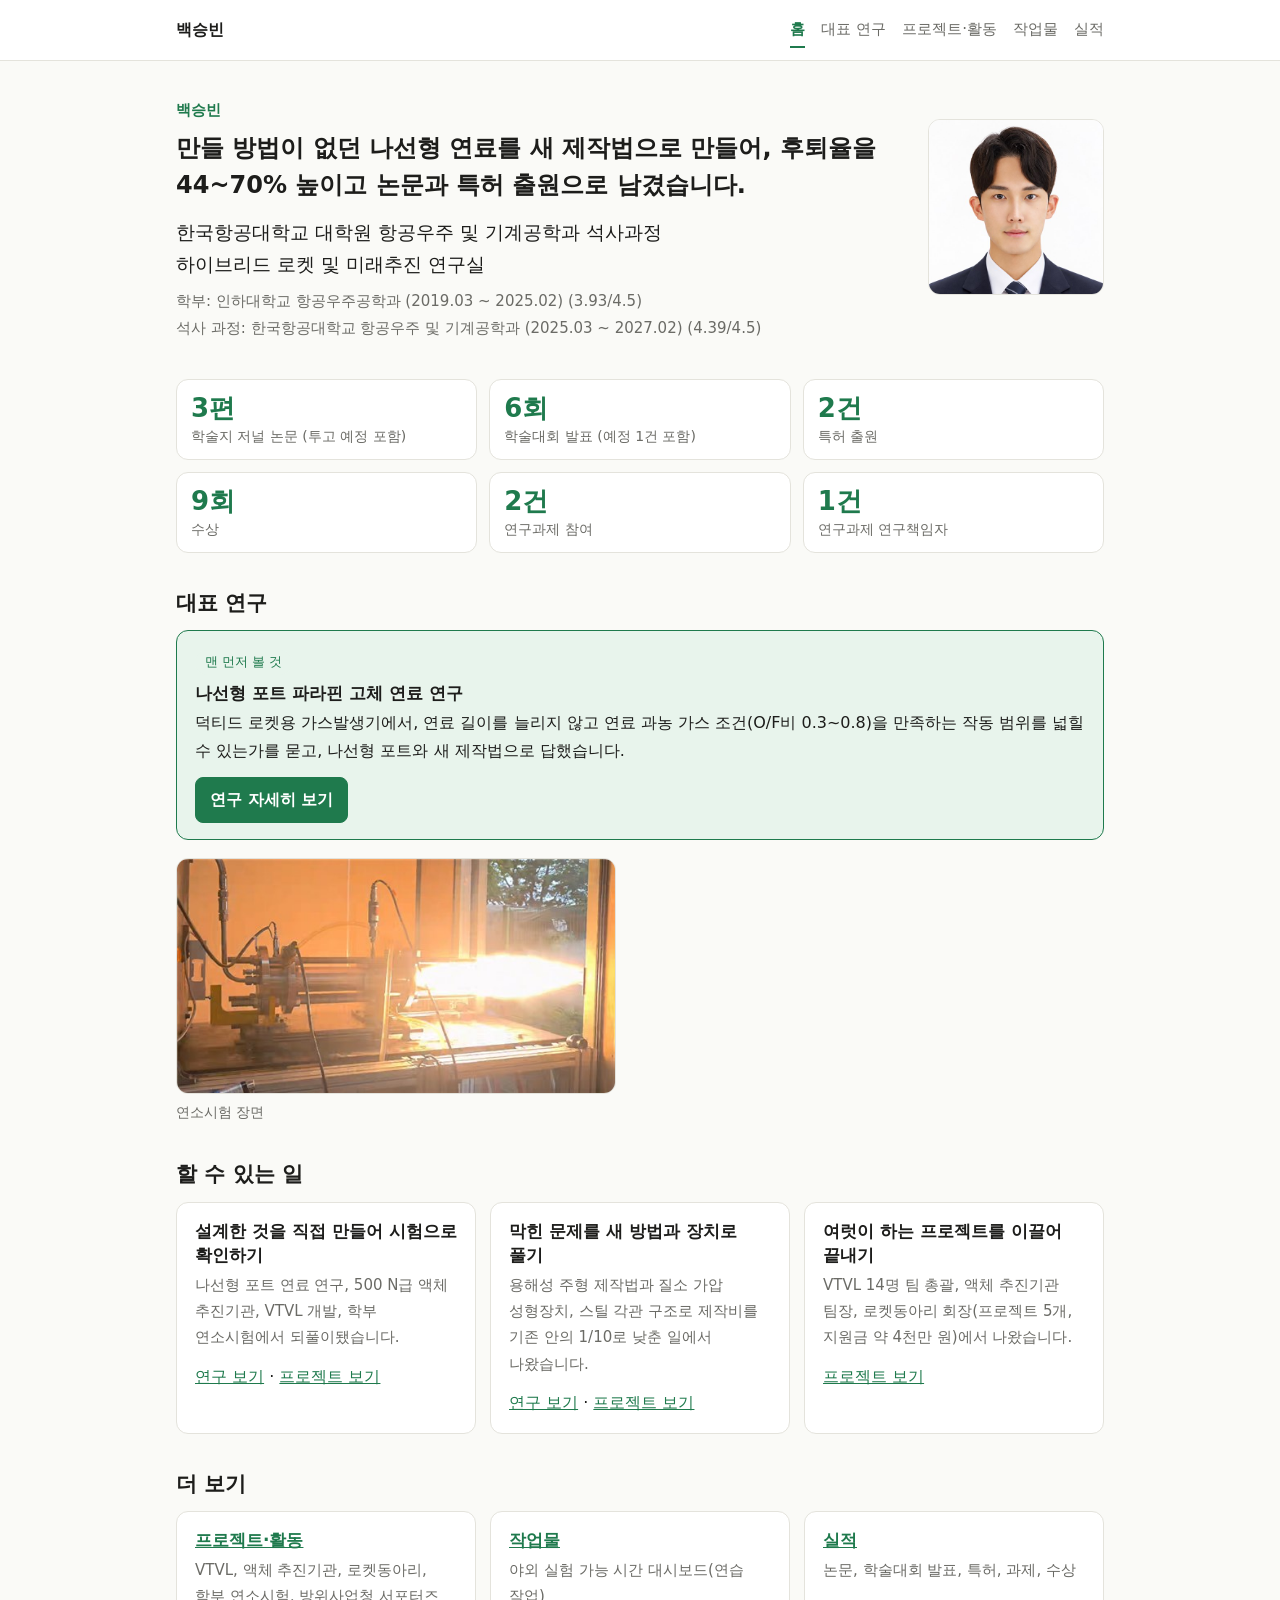
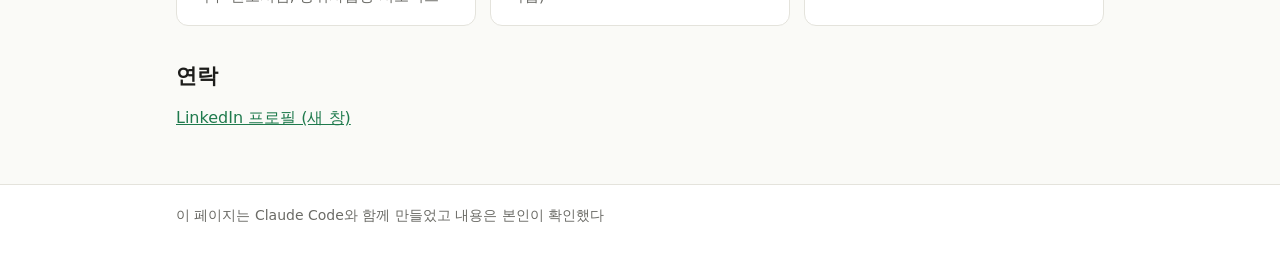
<file: index.html>
<!doctype html>
<html lang="ko">
<head>
<meta charset="utf-8">
<meta name="viewport" content="width=device-width,initial-scale=1">
<title>백승빈 · 연구 포트폴리오</title>
<meta name="description" content="한국항공대학교 대학원 석사과정 백승빈의 연구 포트폴리오. 나선형 포트 고체 연료 연구와 추진기관 개발 경험.">
<link rel="stylesheet" href="assets/style.css?v=2">
</head>
<body>
<header class="site"><div class="in">
  <a class="brand" href="index.html">백승빈</a>
  <nav aria-label="주 메뉴">
    <a href="index.html" aria-current="page">홈</a>
    <a href="research.html">대표 연구</a>
    <a href="projects.html">프로젝트·활동</a>
    <a href="work.html">작업물</a>
    <a href="record.html">실적</a>
  </nav>
</div></header>

<main>
  <section class="hero">
    <div class="hero-text">
    <div class="name">백승빈</div>
    <p class="statement">만들 방법이 없던 나선형 연료를 새 제작법으로 만들어, 후퇴율을 44~70% 높이고 논문과 특허 출원으로 남겼습니다.</p>
    <p class="lead">한국항공대학교 대학원 항공우주 및 기계공학과 석사과정<br>하이브리드 로켓 및 미래추진 연구실</p>
    <p class="sub">학부: 인하대학교 항공우주공학과 (2019.03 ~ 2025.02) (3.93/4.5)<br>석사 과정: 한국항공대학교 항공우주 및 기계공학과 (2025.03 ~ 2027.02) (4.39/4.5)</p>
    </div>
    <img class="photo" src="assets/photo.jpg" width="176" height="176" alt="백승빈 증명사진">
  </section>

  <ul class="stats" aria-label="실적 요약">
    <li><b>3편</b><span>학술지 저널 논문 (투고 예정 포함)</span></li>
    <li><b>6회</b><span>학술대회 발표 (예정 1건 포함)</span></li>
    <li><b>2건</b><span>특허 출원</span></li>
    <li><b>9회</b><span>수상</span></li>
    <li><b>2건</b><span>연구과제 참여</span></li>
    <li><b>1건</b><span>연구과제 연구책임자</span></li>
  </ul>

  <h2>대표 연구</h2>
  <div class="card feature">
    <span class="tag">맨 먼저 볼 것</span>
    <h3>나선형 포트 파라핀 고체 연료 연구</h3>
    <p>덕티드 로켓용 가스발생기에서, 연료 길이를 늘리지 않고 연료 과농 가스 조건(O/F비 0.3~0.8)을 만족하는 작동 범위를 넓힐 수 있는가를 묻고, 나선형 포트와 새 제작법으로 답했습니다.</p>
    <p><a class="btn solid" href="research.html">연구 자세히 보기</a></p>
  </div>

  <figure class="shot">
    <img src="assets/hero-fire.jpg" width="537" height="286" alt="시험 장치에서 불꽃이 뿜어져 나오는 연소시험 장면">
    <figcaption>연소시험 장면</figcaption>
  </figure>

  <h2>할 수 있는 일</h2>
  <div class="cards">
    <div class="card">
      <h3>설계한 것을 직접 만들어 시험으로 확인하기</h3>
      <p class="sub">나선형 포트 연료 연구, 500 N급 액체 추진기관, VTVL 개발, 학부 연소시험에서 되풀이됐습니다.</p>
      <p><a href="research.html">연구 보기</a> · <a href="projects.html">프로젝트 보기</a></p>
    </div>
    <div class="card">
      <h3>막힌 문제를 새 방법과 장치로 풀기</h3>
      <p class="sub">용해성 주형 제작법과 질소 가압 성형장치, 스틸 각관 구조로 제작비를 기존 안의 1/10로 낮춘 일에서 나왔습니다.</p>
      <p><a href="research.html">연구 보기</a> · <a href="projects.html">프로젝트 보기</a></p>
    </div>
    <div class="card">
      <h3>여럿이 하는 프로젝트를 이끌어 끝내기</h3>
      <p class="sub">VTVL 14명 팀 총괄, 액체 추진기관 팀장, 로켓동아리 회장(프로젝트 5개, 지원금 약 4천만 원)에서 나왔습니다.</p>
      <p><a href="projects.html">프로젝트 보기</a></p>
    </div>
  </div>

  <h2>더 보기</h2>
  <div class="cards">
    <div class="card"><h3><a href="projects.html">프로젝트·활동</a></h3><p class="sub">VTVL, 액체 추진기관, 로켓동아리, 학부 연소시험, 방위사업청 서포터즈</p></div>
    <div class="card"><h3><a href="work.html">작업물</a></h3><p class="sub">야외 실험 가능 시간 대시보드(연습 작업)</p></div>
    <div class="card"><h3><a href="record.html">실적</a></h3><p class="sub">논문, 학술대회 발표, 특허, 과제, 수상</p></div>
  </div>

  <h2>연락</h2>
  <p><a href="https://www.linkedin.com/in/seungbin-baek-b2259829a" target="_blank" rel="noopener">LinkedIn 프로필 (새 창)</a></p>
</main>

<footer class="site"><div class="in">이 페이지는 Claude Code와 함께 만들었고 내용은 본인이 확인했다</div></footer>
</body>
</html>
</file>
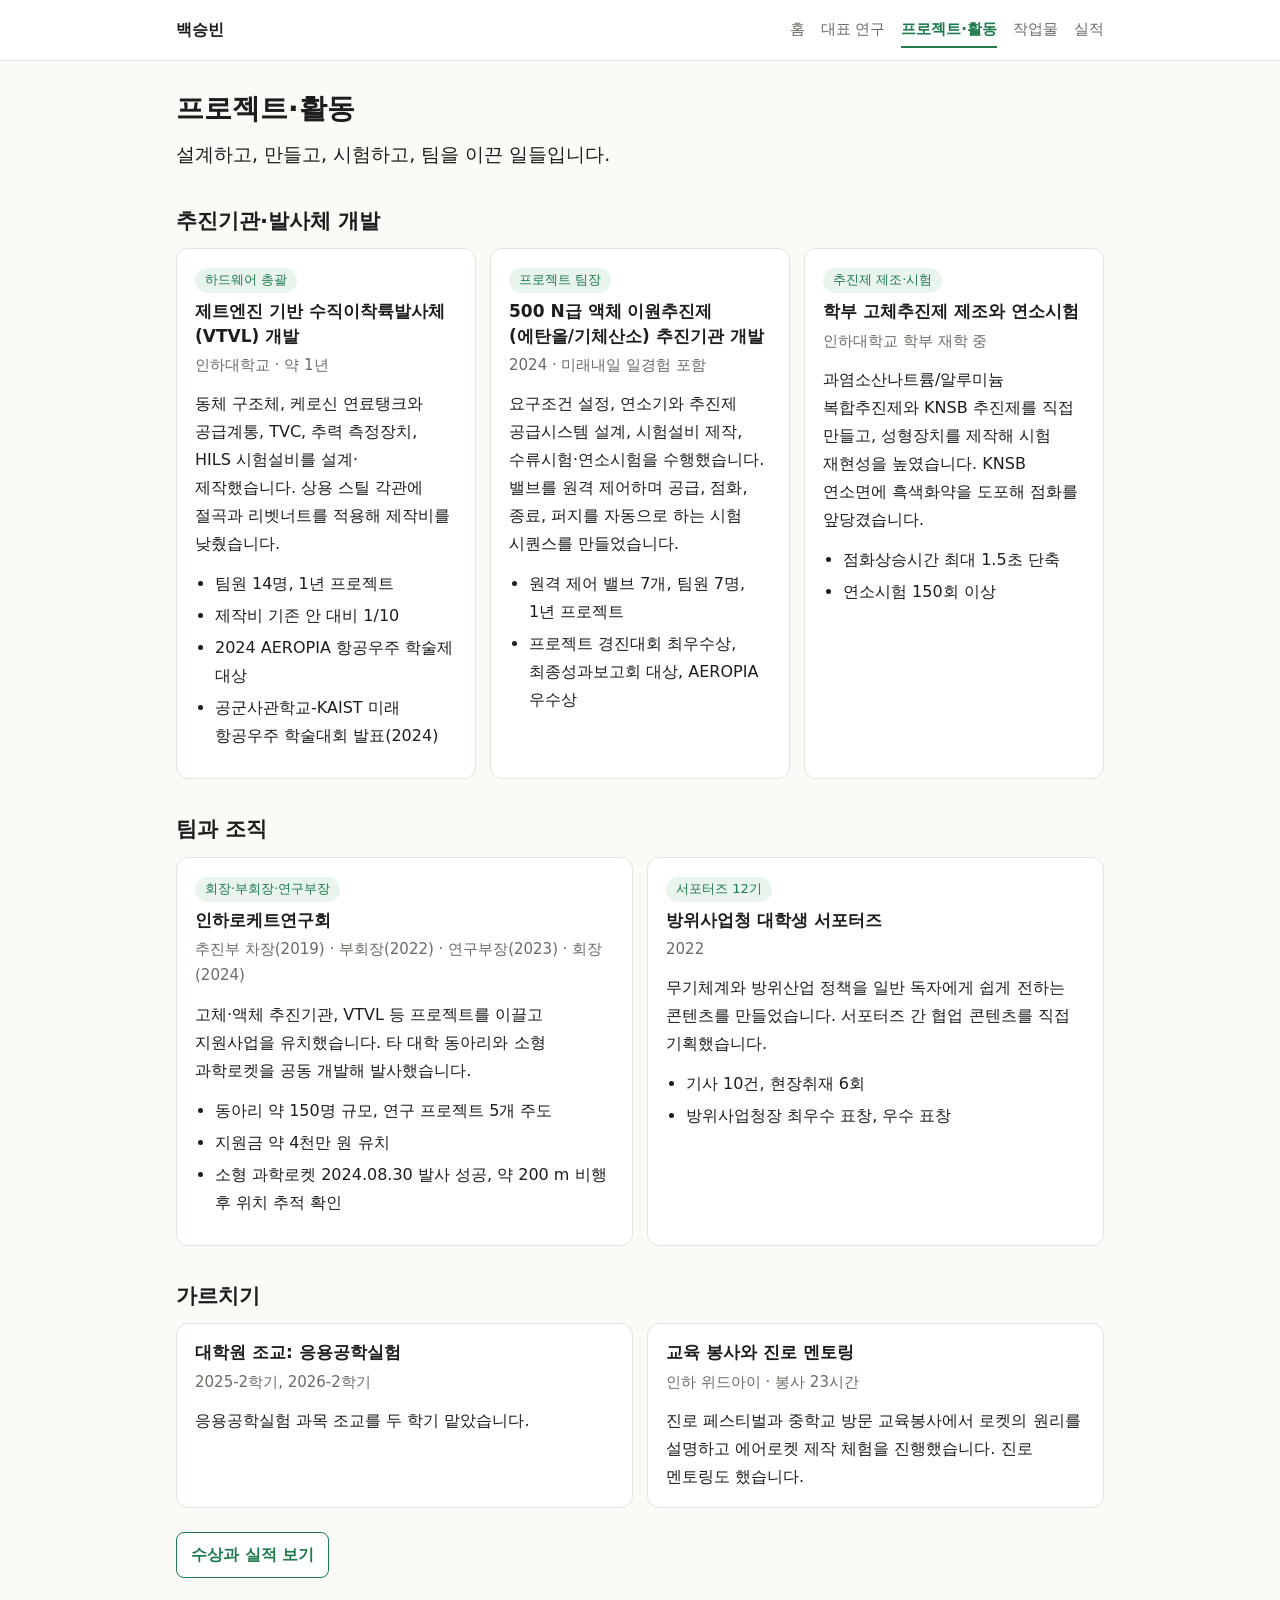
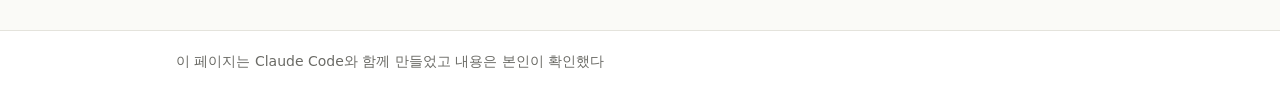
<file: projects.html>
<!doctype html>
<html lang="ko">
<head>
<meta charset="utf-8">
<meta name="viewport" content="width=device-width,initial-scale=1">
<title>프로젝트·활동 · 백승빈</title>
<meta name="description" content="VTVL, 500 N급 액체 추진기관, 로켓동아리, 학부 연소시험, 방위사업청 서포터즈, 조교, 교육 봉사.">
<link rel="stylesheet" href="assets/style.css?v=2">
</head>
<body>
<header class="site"><div class="in">
  <a class="brand" href="index.html">백승빈</a>
  <nav aria-label="주 메뉴">
    <a href="index.html">홈</a>
    <a href="research.html">대표 연구</a>
    <a href="projects.html" aria-current="page">프로젝트·활동</a>
    <a href="work.html">작업물</a>
    <a href="record.html">실적</a>
  </nav>
</div></header>

<main>
  <h1>프로젝트·활동</h1>
  <p class="lead">설계하고, 만들고, 시험하고, 팀을 이끈 일들입니다.</p>

  <h2>추진기관·발사체 개발</h2>
  <div class="cards">
    <div class="card">
      <span class="tag">하드웨어 총괄</span>
      <h3>제트엔진 기반 수직이착륙발사체(VTVL) 개발</h3>
      <p class="sub">인하대학교 · 약 1년</p>
      <p>동체 구조체, 케로신 연료탱크와 공급계통, TVC, 추력 측정장치, HILS 시험설비를 설계·제작했습니다. 상용 스틸 각관에 절곡과 리벳너트를 적용해 제작비를 낮췄습니다.</p>
      <ul class="plain">
        <li>팀원 14명, 1년 프로젝트</li>
        <li>제작비 기존 안 대비 1/10</li>
        <li>2024 AEROPIA 항공우주 학술제 대상</li>
        <li>공군사관학교-KAIST 미래 항공우주 학술대회 발표(2024)</li>
      </ul>
    </div>
    <div class="card">
      <span class="tag">프로젝트 팀장</span>
      <h3>500 N급 액체 이원추진제(에탄올/기체산소) 추진기관 개발</h3>
      <p class="sub">2024 · 미래내일 일경험 포함</p>
      <p>요구조건 설정, 연소기와 추진제 공급시스템 설계, 시험설비 제작, 수류시험·연소시험을 수행했습니다. 밸브를 원격 제어하며 공급, 점화, 종료, 퍼지를 자동으로 하는 시험 시퀀스를 만들었습니다.</p>
      <ul class="plain">
        <li>원격 제어 밸브 7개, 팀원 7명, 1년 프로젝트</li>
        <li>프로젝트 경진대회 최우수상, 최종성과보고회 대상, AEROPIA 우수상</li>
      </ul>
    </div>
    <div class="card">
      <span class="tag">추진제 제조·시험</span>
      <h3>학부 고체추진제 제조와 연소시험</h3>
      <p class="sub">인하대학교 학부 재학 중</p>
      <p>과염소산나트륨/알루미늄 복합추진제와 KNSB 추진제를 직접 만들고, 성형장치를 제작해 시험 재현성을 높였습니다. KNSB 연소면에 흑색화약을 도포해 점화를 앞당겼습니다.</p>
      <ul class="plain">
        <li>점화상승시간 최대 1.5초 단축</li>
        <li>연소시험 150회 이상</li>
      </ul>
    </div>
  </div>

  <h2>팀과 조직</h2>
  <div class="cards">
    <div class="card">
      <span class="tag">회장·부회장·연구부장</span>
      <h3>인하로케트연구회</h3>
      <p class="sub">추진부 차장(2019) · 부회장(2022) · 연구부장(2023) · 회장(2024)</p>
      <p>고체·액체 추진기관, VTVL 등 프로젝트를 이끌고 지원사업을 유치했습니다. 타 대학 동아리와 소형 과학로켓을 공동 개발해 발사했습니다.</p>
      <ul class="plain">
        <li>동아리 약 150명 규모, 연구 프로젝트 5개 주도</li>
        <li>지원금 약 4천만 원 유치</li>
        <li>소형 과학로켓 2024.08.30 발사 성공, 약 200 m 비행 후 위치 추적 확인</li>
      </ul>
    </div>
    <div class="card">
      <span class="tag">서포터즈 12기</span>
      <h3>방위사업청 대학생 서포터즈</h3>
      <p class="sub">2022</p>
      <p>무기체계와 방위산업 정책을 일반 독자에게 쉽게 전하는 콘텐츠를 만들었습니다. 서포터즈 간 협업 콘텐츠를 직접 기획했습니다.</p>
      <ul class="plain">
        <li>기사 10건, 현장취재 6회</li>
        <li>방위사업청장 최우수 표창, 우수 표창</li>
      </ul>
    </div>
  </div>

  <h2>가르치기</h2>
  <div class="cards">
    <div class="card">
      <h3>대학원 조교: 응용공학실험</h3>
      <p class="sub">2025-2학기, 2026-2학기</p>
      <p>응용공학실험 과목 조교를 두 학기 맡았습니다.</p>
    </div>
    <div class="card">
      <h3>교육 봉사와 진로 멘토링</h3>
      <p class="sub">인하 위드아이 · 봉사 23시간</p>
      <p>진로 페스티벌과 중학교 방문 교육봉사에서 로켓의 원리를 설명하고 에어로켓 제작 체험을 진행했습니다. 진로 멘토링도 했습니다.</p>
    </div>
  </div>

  <p style="margin-top:24px"><a class="btn" href="record.html">수상과 실적 보기</a></p>
</main>

<footer class="site"><div class="in">이 페이지는 Claude Code와 함께 만들었고 내용은 본인이 확인했다</div></footer>
</body>
</html>
</file>
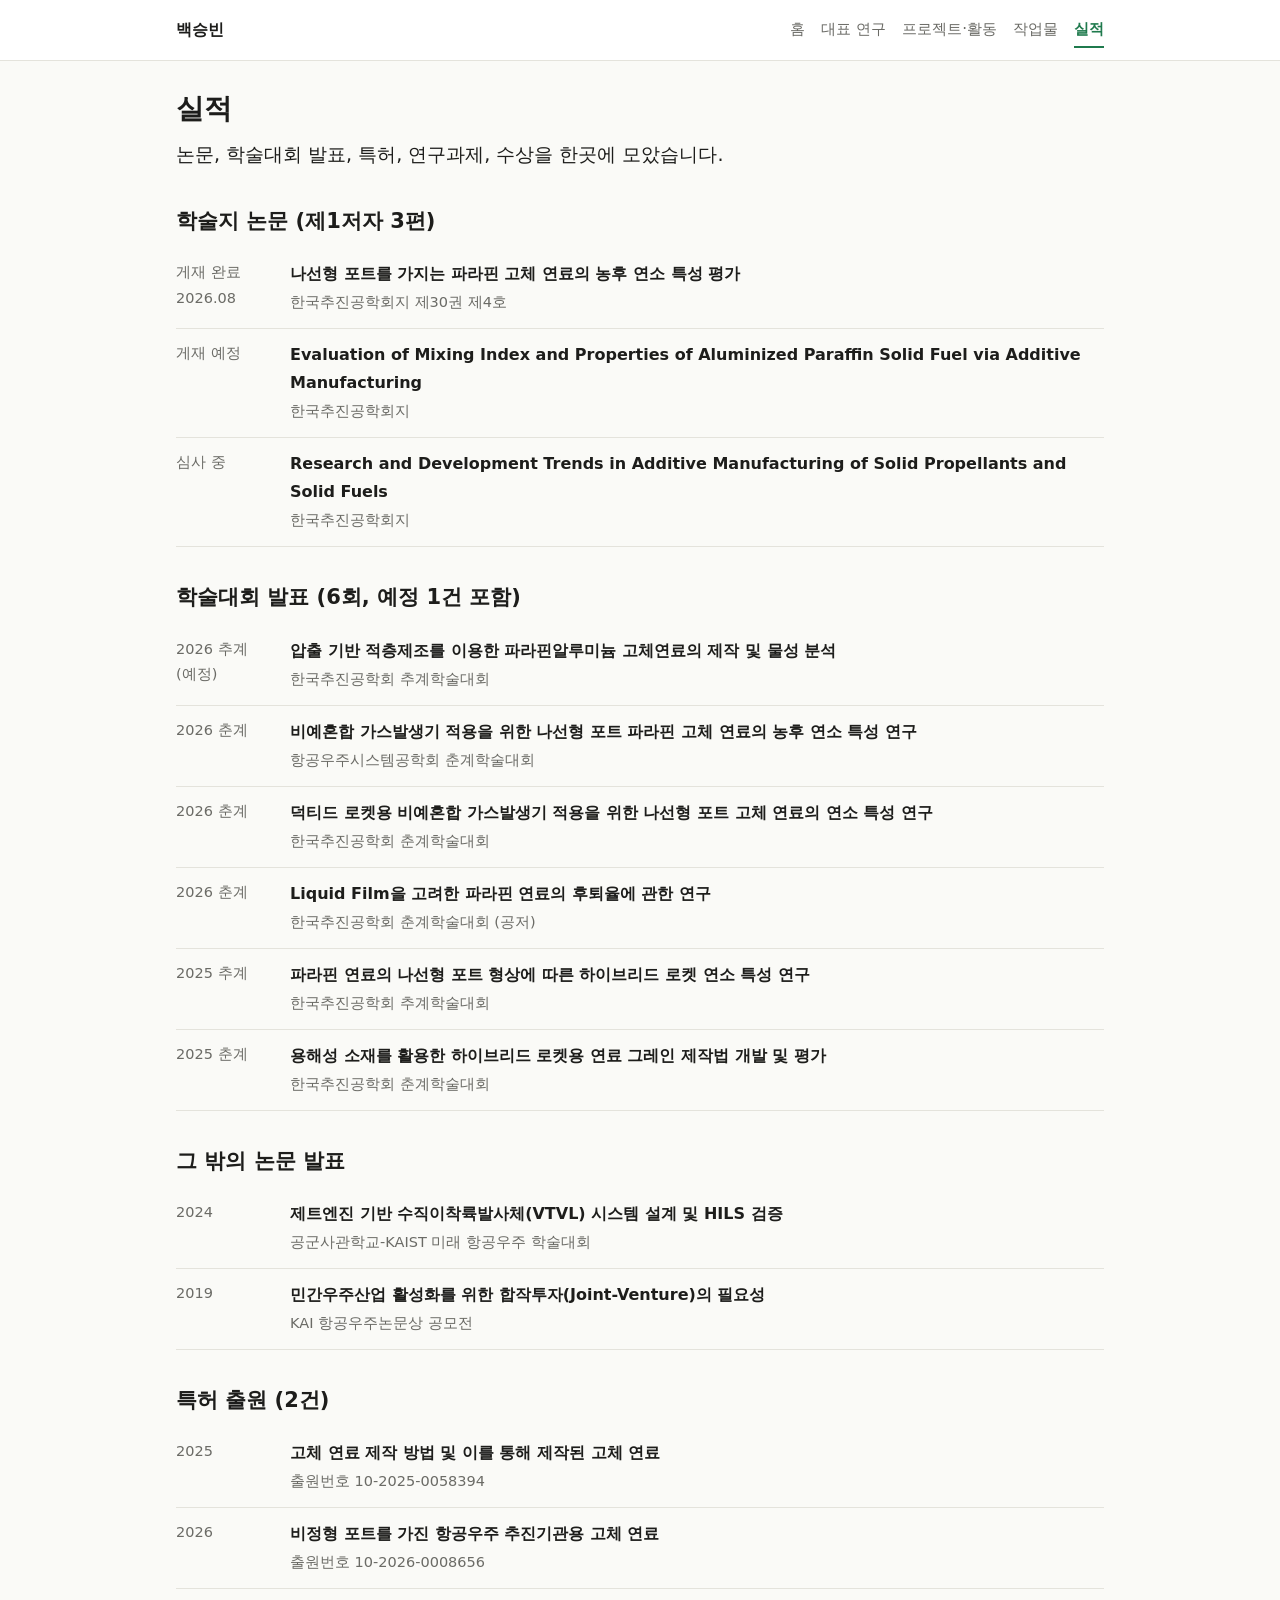
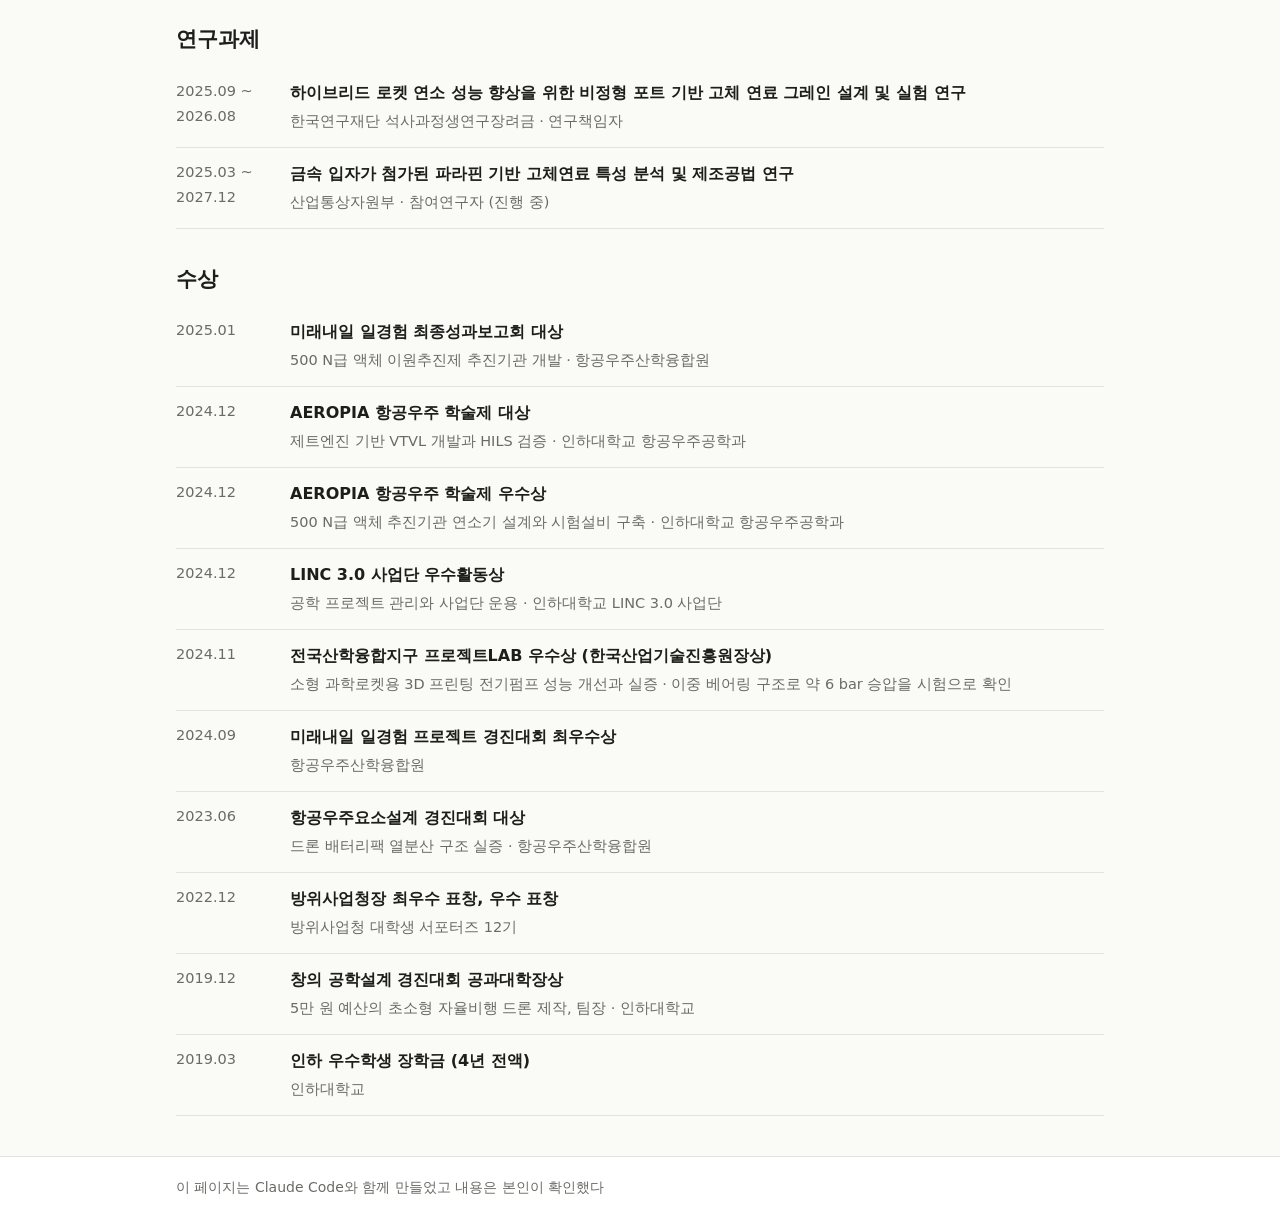
<file: record.html>
<!doctype html>
<html lang="ko">
<head>
<meta charset="utf-8">
<meta name="viewport" content="width=device-width,initial-scale=1">
<title>실적 · 백승빈</title>
<meta name="description" content="논문, 학술대회 발표, 특허, 연구과제, 수상 목록.">
<link rel="stylesheet" href="assets/style.css?v=2">
</head>
<body>
<header class="site"><div class="in">
  <a class="brand" href="index.html">백승빈</a>
  <nav aria-label="주 메뉴">
    <a href="index.html">홈</a>
    <a href="research.html">대표 연구</a>
    <a href="projects.html">프로젝트·활동</a>
    <a href="work.html">작업물</a>
    <a href="record.html" aria-current="page">실적</a>
  </nav>
</div></header>

<main>
  <h1>실적</h1>
  <p class="lead">논문, 학술대회 발표, 특허, 연구과제, 수상을 한곳에 모았습니다.</p>

  <h2>학술지 논문 (제1저자 3편)</h2>
  <ul class="rec">
    <li><div class="when">게재 완료<br>2026.08</div><div class="what"><b>나선형 포트를 가지는 파라핀 고체 연료의 농후 연소 특성 평가</b><span>한국추진공학회지 제30권 제4호</span></div></li>
    <li><div class="when">게재 예정</div><div class="what"><b>Evaluation of Mixing Index and Properties of Aluminized Paraffin Solid Fuel via Additive Manufacturing</b><span>한국추진공학회지</span></div></li>
    <li><div class="when">심사 중</div><div class="what"><b>Research and Development Trends in Additive Manufacturing of Solid Propellants and Solid Fuels</b><span>한국추진공학회지</span></div></li>
  </ul>

  <h2>학술대회 발표 (6회, 예정 1건 포함)</h2>
  <ul class="rec">
    <li><div class="when">2026 추계<br>(예정)</div><div class="what"><b>압출 기반 적층제조를 이용한 파라핀알루미늄 고체연료의 제작 및 물성 분석</b><span>한국추진공학회 추계학술대회</span></div></li>
    <li><div class="when">2026 춘계</div><div class="what"><b>비예혼합 가스발생기 적용을 위한 나선형 포트 파라핀 고체 연료의 농후 연소 특성 연구</b><span>항공우주시스템공학회 춘계학술대회</span></div></li>
    <li><div class="when">2026 춘계</div><div class="what"><b>덕티드 로켓용 비예혼합 가스발생기 적용을 위한 나선형 포트 고체 연료의 연소 특성 연구</b><span>한국추진공학회 춘계학술대회</span></div></li>
    <li><div class="when">2026 춘계</div><div class="what"><b>Liquid Film을 고려한 파라핀 연료의 후퇴율에 관한 연구</b><span>한국추진공학회 춘계학술대회 (공저)</span></div></li>
    <li><div class="when">2025 추계</div><div class="what"><b>파라핀 연료의 나선형 포트 형상에 따른 하이브리드 로켓 연소 특성 연구</b><span>한국추진공학회 추계학술대회</span></div></li>
    <li><div class="when">2025 춘계</div><div class="what"><b>용해성 소재를 활용한 하이브리드 로켓용 연료 그레인 제작법 개발 및 평가</b><span>한국추진공학회 춘계학술대회</span></div></li>
  </ul>

  <h2>그 밖의 논문 발표</h2>
  <ul class="rec">
    <li><div class="when">2024</div><div class="what"><b>제트엔진 기반 수직이착륙발사체(VTVL) 시스템 설계 및 HILS 검증</b><span>공군사관학교-KAIST 미래 항공우주 학술대회</span></div></li>
    <li><div class="when">2019</div><div class="what"><b>민간우주산업 활성화를 위한 합작투자(Joint-Venture)의 필요성</b><span>KAI 항공우주논문상 공모전</span></div></li>
  </ul>

  <h2>특허 출원 (2건)</h2>
  <ul class="rec">
    <li><div class="when">2025</div><div class="what"><b>고체 연료 제작 방법 및 이를 통해 제작된 고체 연료</b><span>출원번호 10-2025-0058394</span></div></li>
    <li><div class="when">2026</div><div class="what"><b>비정형 포트를 가진 항공우주 추진기관용 고체 연료</b><span>출원번호 10-2026-0008656</span></div></li>
  </ul>

  <h2>연구과제</h2>
  <ul class="rec">
    <li><div class="when">2025.09 ~<br>2026.08</div><div class="what"><b>하이브리드 로켓 연소 성능 향상을 위한 비정형 포트 기반 고체 연료 그레인 설계 및 실험 연구</b><span>한국연구재단 석사과정생연구장려금 · 연구책임자</span></div></li>
    <li><div class="when">2025.03 ~<br>2027.12</div><div class="what"><b>금속 입자가 첨가된 파라핀 기반 고체연료 특성 분석 및 제조공법 연구</b><span>산업통상자원부 · 참여연구자 (진행 중)</span></div></li>
  </ul>

  <h2>수상</h2>
  <ul class="rec">
    <li><div class="when">2025.01</div><div class="what"><b>미래내일 일경험 최종성과보고회 대상</b><span>500 N급 액체 이원추진제 추진기관 개발 · 항공우주산학융합원</span></div></li>
    <li><div class="when">2024.12</div><div class="what"><b>AEROPIA 항공우주 학술제 대상</b><span>제트엔진 기반 VTVL 개발과 HILS 검증 · 인하대학교 항공우주공학과</span></div></li>
    <li><div class="when">2024.12</div><div class="what"><b>AEROPIA 항공우주 학술제 우수상</b><span>500 N급 액체 추진기관 연소기 설계와 시험설비 구축 · 인하대학교 항공우주공학과</span></div></li>
    <li><div class="when">2024.12</div><div class="what"><b>LINC 3.0 사업단 우수활동상</b><span>공학 프로젝트 관리와 사업단 운용 · 인하대학교 LINC 3.0 사업단</span></div></li>
    <li><div class="when">2024.11</div><div class="what"><b>전국산학융합지구 프로젝트LAB 우수상 (한국산업기술진흥원장상)</b><span>소형 과학로켓용 3D 프린팅 전기펌프 성능 개선과 실증 · 이중 베어링 구조로 약 6 bar 승압을 시험으로 확인</span></div></li>
    <li><div class="when">2024.09</div><div class="what"><b>미래내일 일경험 프로젝트 경진대회 최우수상</b><span>항공우주산학융합원</span></div></li>
    <li><div class="when">2023.06</div><div class="what"><b>항공우주요소설계 경진대회 대상</b><span>드론 배터리팩 열분산 구조 실증 · 항공우주산학융합원</span></div></li>
    <li><div class="when">2022.12</div><div class="what"><b>방위사업청장 최우수 표창, 우수 표창</b><span>방위사업청 대학생 서포터즈 12기</span></div></li>
    <li><div class="when">2019.12</div><div class="what"><b>창의 공학설계 경진대회 공과대학장상</b><span>5만 원 예산의 초소형 자율비행 드론 제작, 팀장 · 인하대학교</span></div></li>
    <li><div class="when">2019.03</div><div class="what"><b>인하 우수학생 장학금 (4년 전액)</b><span>인하대학교</span></div></li>
  </ul>
</main>

<footer class="site"><div class="in">이 페이지는 Claude Code와 함께 만들었고 내용은 본인이 확인했다</div></footer>
</body>
</html>
</file>
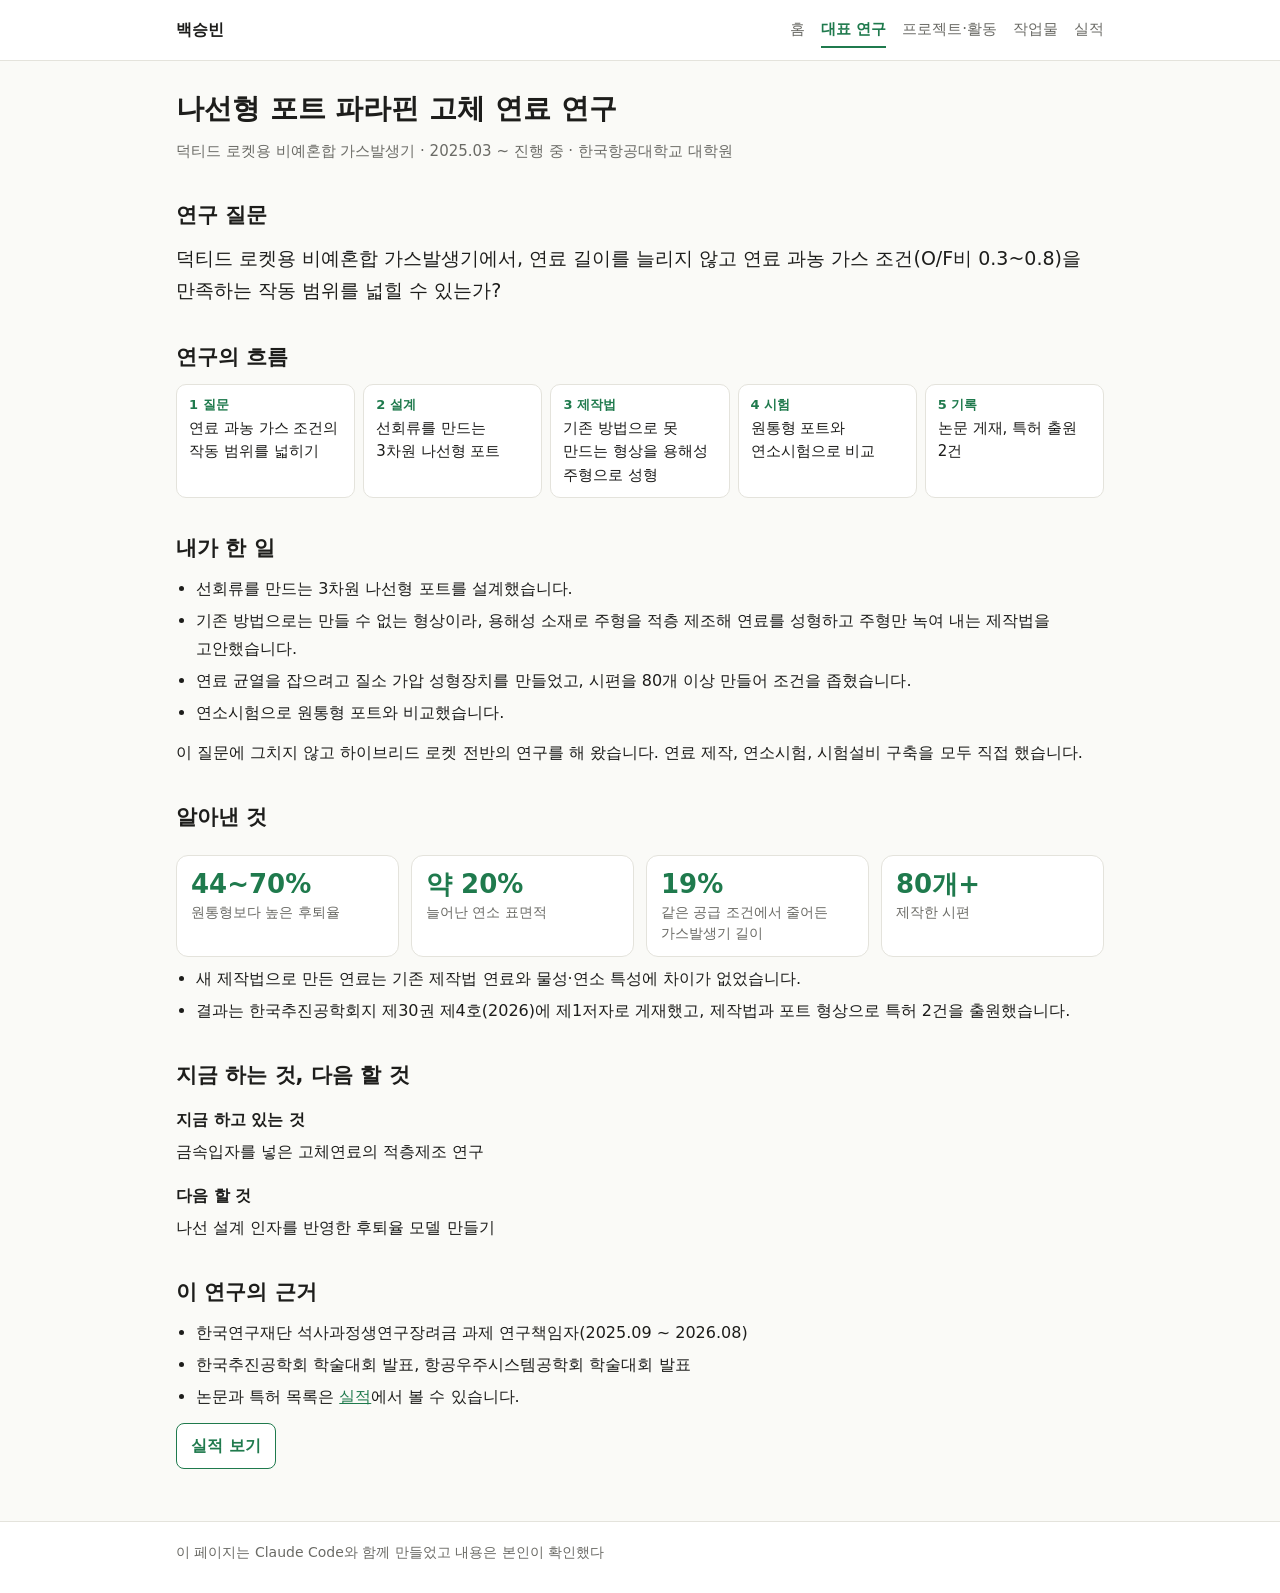
<file: research.html>
<!doctype html>
<html lang="ko">
<head>
<meta charset="utf-8">
<meta name="viewport" content="width=device-width,initial-scale=1">
<title>대표 연구 · 백승빈</title>
<meta name="description" content="나선형 포트 파라핀 고체 연료 연구: 연구 질문, 한 일, 알아낸 것, 다음 할 것.">
<link rel="stylesheet" href="assets/style.css?v=2">
</head>
<body>
<header class="site"><div class="in">
  <a class="brand" href="index.html">백승빈</a>
  <nav aria-label="주 메뉴">
    <a href="index.html">홈</a>
    <a href="research.html" aria-current="page">대표 연구</a>
    <a href="projects.html">프로젝트·활동</a>
    <a href="work.html">작업물</a>
    <a href="record.html">실적</a>
  </nav>
</div></header>

<main>
  <h1>나선형 포트 파라핀 고체 연료 연구</h1>
  <p class="sub">덕티드 로켓용 비예혼합 가스발생기 · 2025.03 ~ 진행 중 · 한국항공대학교 대학원</p>

  <h2>연구 질문</h2>
  <p class="lead">덕티드 로켓용 비예혼합 가스발생기에서, 연료 길이를 늘리지 않고 연료 과농 가스 조건(O/F비 0.3~0.8)을 만족하는 작동 범위를 넓힐 수 있는가?</p>

  <h2>연구의 흐름</h2>
  <ol class="flow">
    <li><b>1 질문</b>연료 과농 가스 조건의 작동 범위를 넓히기</li>
    <li><b>2 설계</b>선회류를 만드는 3차원 나선형 포트</li>
    <li><b>3 제작법</b>기존 방법으로 못 만드는 형상을 용해성 주형으로 성형</li>
    <li><b>4 시험</b>원통형 포트와 연소시험으로 비교</li>
    <li><b>5 기록</b>논문 게재, 특허 출원 2건</li>
  </ol>

  <h2>내가 한 일</h2>
  <ul class="plain">
    <li>선회류를 만드는 3차원 나선형 포트를 설계했습니다.</li>
    <li>기존 방법으로는 만들 수 없는 형상이라, 용해성 소재로 주형을 적층 제조해 연료를 성형하고 주형만 녹여 내는 제작법을 고안했습니다.</li>
    <li>연료 균열을 잡으려고 질소 가압 성형장치를 만들었고, 시편을 80개 이상 만들어 조건을 좁혔습니다.</li>
    <li>연소시험으로 원통형 포트와 비교했습니다.</li>
  </ul>
  <p>이 질문에 그치지 않고 하이브리드 로켓 전반의 연구를 해 왔습니다. 연료 제작, 연소시험, 시험설비 구축을 모두 직접 했습니다.</p>

  <h2>알아낸 것</h2>
  <ul class="stats" style="grid-template-columns:repeat(auto-fit,minmax(150px,1fr))">
    <li><b>44~70%</b><span>원통형보다 높은 후퇴율</span></li>
    <li><b>약 20%</b><span>늘어난 연소 표면적</span></li>
    <li><b>19%</b><span>같은 공급 조건에서 줄어든 가스발생기 길이</span></li>
    <li><b>80개+</b><span>제작한 시편</span></li>
  </ul>
  <ul class="plain">
    <li>새 제작법으로 만든 연료는 기존 제작법 연료와 물성·연소 특성에 차이가 없었습니다.</li>
    <li>결과는 한국추진공학회지 제30권 제4호(2026)에 제1저자로 게재했고, 제작법과 포트 형상으로 특허 2건을 출원했습니다.</li>
  </ul>

  <h2>지금 하는 것, 다음 할 것</h2>
  <dl class="facts">
    <dt>지금 하고 있는 것</dt>
    <dd>금속입자를 넣은 고체연료의 적층제조 연구</dd>
    <dt>다음 할 것</dt>
    <dd>나선 설계 인자를 반영한 후퇴율 모델 만들기</dd>
  </dl>

  <h2>이 연구의 근거</h2>
  <ul class="plain">
    <li>한국연구재단 석사과정생연구장려금 과제 연구책임자(2025.09 ~ 2026.08)</li>
    <li>한국추진공학회 학술대회 발표, 항공우주시스템공학회 학술대회 발표</li>
    <li>논문과 특허 목록은 <a href="record.html">실적</a>에서 볼 수 있습니다.</li>
  </ul>
  <p><a class="btn" href="record.html">실적 보기</a></p>
</main>

<footer class="site"><div class="in">이 페이지는 Claude Code와 함께 만들었고 내용은 본인이 확인했다</div></footer>
</body>
</html>
</file>
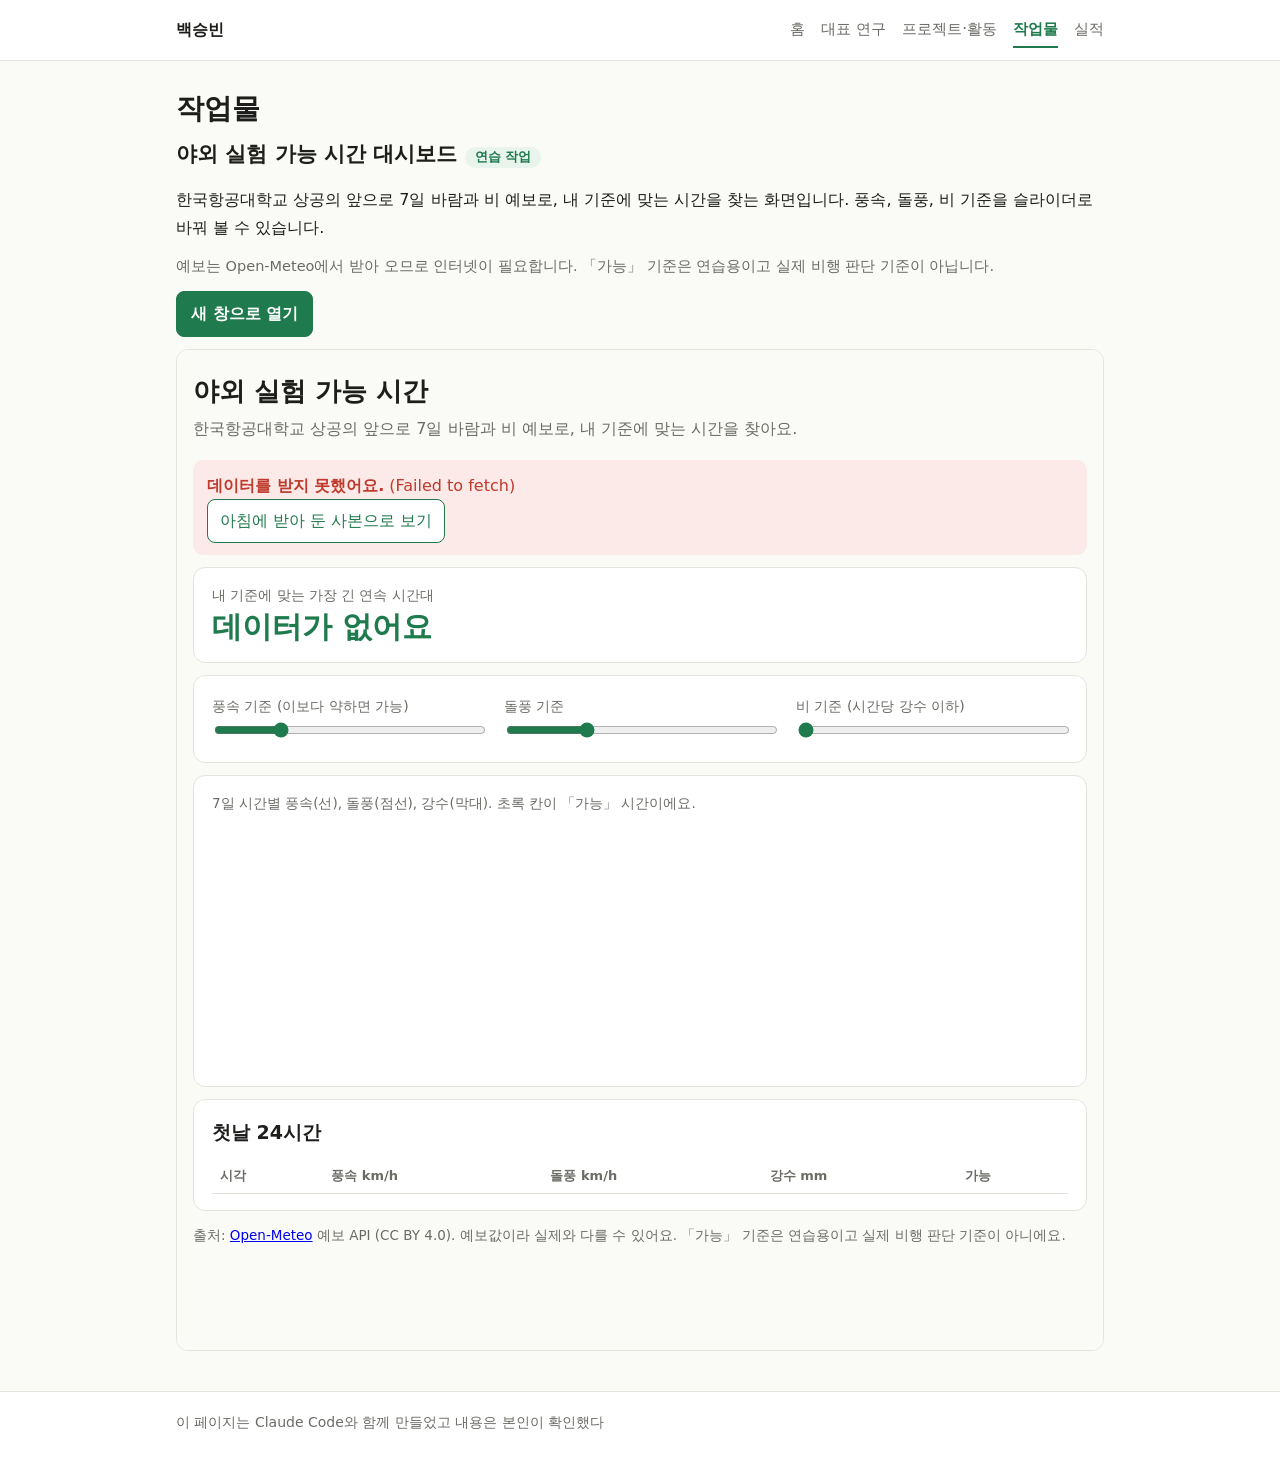
<file: work.html>
<!doctype html>
<html lang="ko">
<head>
<meta charset="utf-8">
<meta name="viewport" content="width=device-width,initial-scale=1">
<title>작업물 · 백승빈</title>
<meta name="description" content="야외 실험 가능 시간 대시보드(연습 작업).">
<link rel="stylesheet" href="assets/style.css?v=2">
</head>
<body>
<header class="site"><div class="in">
  <a class="brand" href="index.html">백승빈</a>
  <nav aria-label="주 메뉴">
    <a href="index.html">홈</a>
    <a href="research.html">대표 연구</a>
    <a href="projects.html">프로젝트·활동</a>
    <a href="work.html" aria-current="page">작업물</a>
    <a href="record.html">실적</a>
  </nav>
</div></header>

<main>
  <h1>작업물</h1>
  <h2 style="margin-top:12px">야외 실험 가능 시간 대시보드 <span class="tag">연습 작업</span></h2>
  <p>한국항공대학교 상공의 앞으로 7일 바람과 비 예보로, 내 기준에 맞는 시간을 찾는 화면입니다. 풍속, 돌풍, 비 기준을 슬라이더로 바꿔 볼 수 있습니다.</p>
  <p class="note">예보는 Open-Meteo에서 받아 오므로 인터넷이 필요합니다. 「가능」 기준은 연습용이고 실제 비행 판단 기준이 아닙니다.</p>
  <p><a class="btn solid" href="work/dashboard.html" target="_blank" rel="noopener">새 창으로 열기</a></p>

  <div class="frame">
    <iframe src="work/dashboard.html" title="야외 실험 가능 시간 대시보드" loading="lazy"></iframe>
  </div>
</main>

<footer class="site"><div class="in">이 페이지는 Claude Code와 함께 만들었고 내용은 본인이 확인했다</div></footer>
</body>
</html>
</file>
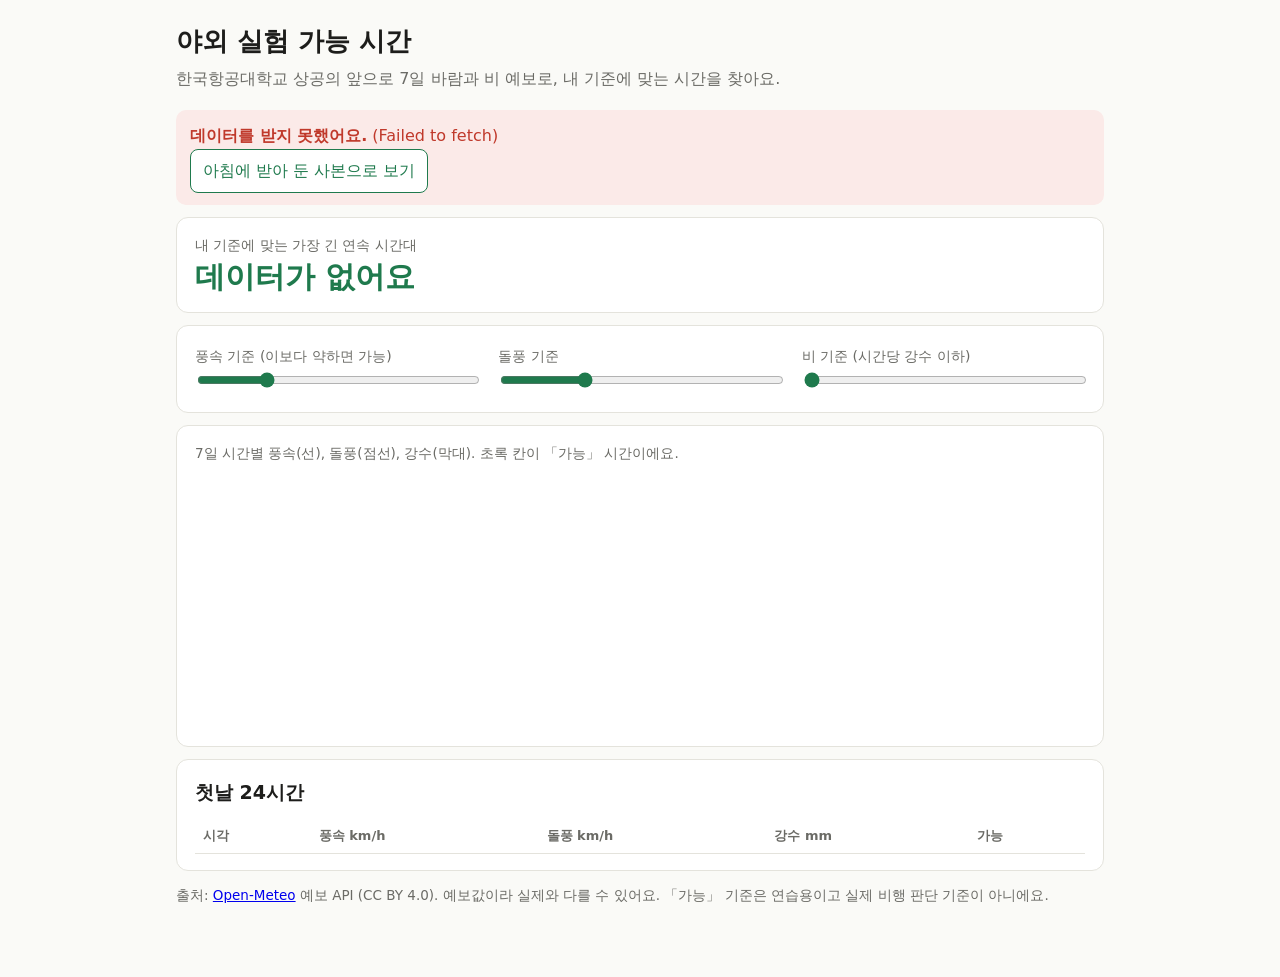
<file: work/dashboard.html>
<!doctype html><html lang="ko"><head><meta charset="utf-8"><meta name="viewport" content="width=device-width,initial-scale=1">
<title>야외 실험 가능 시간</title><style>
:root{--bg:#fafaf7;--card:#fff;--ink:#1d1d1b;--sub:#6b6b66;--line:#e4e3dc;--accent:#1f7a4d;--soft:#e8f4ec;--bad:#c0392b;--badsoft:#fbeae8}
*{box-sizing:border-box}html{-webkit-text-size-adjust:100%}
body{margin:0;background:var(--bg);color:var(--ink);font:16px/1.7 "Pretendard","Apple SD Gothic Neo","Malgun Gothic",system-ui,sans-serif}
main{max-width:960px;margin:0 auto;padding:24px 16px 56px}
nav.top{display:flex;gap:14px;flex-wrap:wrap;font-size:15px;margin-bottom:18px}nav.top a{color:var(--accent);text-decoration:none}
h1{font-size:26px;line-height:1.35;margin:0 0 6px}h2{font-size:19px;margin:26px 0 10px}
.lead{color:var(--sub);margin:0 0 18px}.note{font-size:13.5px;color:var(--sub)}
.card{background:var(--card);border:1px solid var(--line);border-radius:12px;padding:16px 18px;margin:12px 0}
.big{font-size:30px;font-weight:700;color:var(--accent);line-height:1.3}
.grid{display:grid;grid-template-columns:repeat(auto-fit,minmax(220px,1fr));gap:12px 20px}
label{display:block;font-size:14px;color:var(--sub)}label b{color:var(--ink);font-size:16px;margin-left:6px}
input[type=range]{width:100%;accent-color:var(--accent)}
table{border-collapse:collapse;width:100%;font-size:14.5px}th,td{border-bottom:1px solid var(--line);padding:6px 8px;text-align:left;white-space:nowrap}
th{color:var(--sub);font-weight:600;font-size:13px}
tr.ok td{background:var(--soft)}tr.ng td:last-child{background:var(--badsoft);color:var(--bad);font-weight:700}
.wrap{overflow-x:auto}.err{background:var(--badsoft);color:var(--bad);border-radius:10px;padding:12px 14px}
button{font:inherit;border:1px solid var(--accent);background:#fff;color:var(--accent);border-radius:8px;padding:7px 12px;cursor:pointer}
ul.plain{padding-left:18px;margin:6px 0}
img.fig{max-width:100%;border:1px solid var(--line);border-radius:10px;background:#fff}
footer{margin-top:36px;font-size:13.5px;color:var(--sub)}
</style></head><body><main>
<h1>야외 실험 가능 시간</h1><p class="lead">한국항공대학교 상공의 앞으로 7일 바람과 비 예보로, 내 기준에 맞는 시간을 찾아요.</p>

<div id="err" class="err" hidden><b>데이터를 받지 못했어요.</b> <span id="errWhy"></span><br>
<button id="useBackup">아침에 받아 둔 사본으로 보기</button></div>
<div class="card"><div class="note" id="bestLabel">내 기준에 맞는 가장 긴 연속 시간대</div>
<div class="big" id="best">불러오는 중…</div><div id="bestMeta" class="note"></div></div>
<div class="card grid">
 <div><label>풍속 기준 (이보다 약하면 가능)<b id="wv"></b></label><input id="w" type="range" min="4" max="30" step="1" value="10"></div>
 <div><label>돌풍 기준<b id="gv"></b></label><input id="g" type="range" min="8" max="50" step="1" value="20"></div>
 <div><label>비 기준 (시간당 강수 이하)<b id="pv"></b></label><input id="p" type="range" min="0" max="2" step="0.1" value="0"></div>
</div>
<div class="card"><div class="note">7일 시간별 풍속(선), 돌풍(점선), 강수(막대). 초록 칸이 「가능」 시간이에요.</div>
<div class="wrap"><svg id="chart" viewBox="0 0 900 260" width="100%" style="min-width:620px"></svg></div></div>
<div class="card"><h2 style="margin-top:0">첫날 24시간 <span class="note" id="dayCount"></span></h2>
<div class="wrap"><table><thead><tr><th>시각</th><th>풍속 km/h</th><th>돌풍 km/h</th><th>강수 mm</th><th>가능</th></tr></thead><tbody id="rows"></tbody></table></div></div>
<p class="note" id="meta"></p>
<p class="note">출처: <a href="https://open-meteo.com/" target="_blank" rel="noopener">Open-Meteo</a> 예보 API (CC BY 4.0). 예보값이라 실제와 다를 수 있어요. 「가능」 기준은 연습용이고 실제 비행 판단 기준이 아니에요.</p>

</main><script>
const CFG = {"name": "한국항공대학교", "lat": 37.6, "lon": 126.865, "backup": "forecast-backup.json"};
const URL = `https://api.open-meteo.com/v1/forecast?latitude=${CFG.lat}&longitude=${CFG.lon}&hourly=wind_speed_10m,wind_gusts_10m,precipitation&timezone=Asia%2FSeoul&forecast_days=7`;
const $ = id => document.getElementById(id);
let H = null, fetchedAt = null, fromBackup = false;
const days = ['일','월','화','수','목','금','토'];
function lab(t){ const d = new Date(t + ':00'); return `${d.getMonth()+1}/${d.getDate()}(${days[d.getDay()]}) ${String(d.getHours()).padStart(2,'0')}시`; }
function ok(i, w, g, p){ return H.wind_speed_10m[i] < w && H.wind_gusts_10m[i] < g && H.precipitation[i] <= p; }
function draw(){
  if (!H) return;
  const w = +$('w').value, g = +$('g').value, p = +$('p').value;
  $('wv').textContent = w + ' km/h'; $('gv').textContent = g + ' km/h'; $('pv').textContent = p.toFixed(1) + ' mm';
  const n = H.time.length; const flags = H.time.map((_, i) => ok(i, w, g, p));
  let best = [0, -1], cur = 0, st = 0;
  flags.forEach((f, i) => { if (f) { if (!cur) st = i; cur++; if (cur > best[0]) best = [cur, st]; } else cur = 0; });
  if (best[0] === 0) { $('best').textContent = '이번 7일에는 가능 시간이 없어요'; $('bestMeta').textContent = '기준을 조금 넓혀 보세요'; }
  else {
    const a = best[1], b = best[1] + best[0] - 1;
    const ws = H.wind_speed_10m.slice(a, b + 1), ps = H.precipitation.slice(a, b + 1);
    $('best').textContent = `${lab(H.time[a])}부터 ${best[0]}시간`;
    $('bestMeta').textContent = `끝: ${lab(H.time[b])}, 평균 풍속 ${(ws.reduce((x, y) => x + y, 0) / ws.length).toFixed(1)} km/h, 강수 합 ${ps.reduce((x, y) => x + y, 0).toFixed(1)} mm, 7일 전체 가능 ${flags.filter(Boolean).length}시간`;
  }
  const W = 900, Ht = 260, L = 40, R = 10, T = 12, B = 34, max = Math.max(30, ...H.wind_gusts_10m) * 1.05;
  const x = i => L + i / (n - 1) * (W - L - R), y = v => T + (1 - v / max) * (Ht - T - B), bw = (W - L - R) / n;
  let s = '';
  flags.forEach((f, i) => { if (f) s += `<rect x="${x(i) - bw / 2}" y="${T}" width="${bw}" height="${Ht - T - B}" fill="#e8f4ec"/>`; });
  for (let v = 0; v <= max; v += 10) s += `<line x1="${L}" x2="${W - R}" y1="${y(v)}" y2="${y(v)}" stroke="#eee"/><text x="${L - 6}" y="${y(v) + 4}" font-size="11" text-anchor="end" fill="#888">${v}</text>`;
  for (let d = 0; d < n; d += 24) s += `<line x1="${x(d)}" x2="${x(d)}" y1="${T}" y2="${Ht - B}" stroke="#ddd"/><text x="${x(d) + 4}" y="${Ht - 14}" font-size="11" fill="#666">${lab(H.time[d]).slice(0, -4)}</text>`;
  H.precipitation.forEach((v, i) => { if (v > 0) s += `<rect x="${x(i) - bw / 2}" y="${Ht - B - Math.min(v * 20, 80)}" width="${bw}" height="${Math.min(v * 20, 80)}" fill="#7aa7d9"/>`; });
  const line = arr => arr.map((v, i) => `${x(i).toFixed(1)},${y(v).toFixed(1)}`).join(' ');
  s += `<polyline points="${line(H.wind_gusts_10m)}" fill="none" stroke="#9a9a92" stroke-width="1.5" stroke-dasharray="4 3"/>`;
  s += `<polyline points="${line(H.wind_speed_10m)}" fill="none" stroke="#1f7a4d" stroke-width="2.5"/>`;
  $('chart').innerHTML = s;
  const tb = $('rows'); tb.textContent = '';
  let dc = 0;
  for (let i = 0; i < 24 && i < n; i++) {
    const f = flags[i]; if (f) dc++;
    const tr = document.createElement('tr'); if (f) tr.className = 'ok';
    [lab(H.time[i]).slice(-3), H.wind_speed_10m[i].toFixed(1), H.wind_gusts_10m[i].toFixed(1), H.precipitation[i].toFixed(1), f ? '가능' : ''].forEach(c => { const td = document.createElement('td'); td.textContent = c; tr.appendChild(td); });
    tb.appendChild(tr);
  }
  $('dayCount').textContent = `가능 ${dc}시간`;
  $('meta').textContent = `${CFG.name} (${CFG.lat}, ${CFG.lon}), 시간대 Asia/Seoul, 데이터 받은 시각 ${fetchedAt}${fromBackup ? ' (아침에 받아 둔 사본)' : ''}, 시간 줄 ${n}개`;
}
function show(d, backup){ H = d.hourly; fromBackup = backup; fetchedAt = backup ? (d._saved || '오늘 아침') : new Date().toLocaleString('ko-KR'); $('err').hidden = true; draw(); }
async function load(){
  const u = new URLSearchParams(location.search).get('fail') ? URL.replace('forecast', 'forecas') : URL;
  try { const r = await fetch(u); if (!r.ok) throw new Error('응답 ' + r.status); show(await r.json(), false); }
  catch (e) { $('err').hidden = false; $('errWhy').textContent = '(' + e.message + ')'; $('best').textContent = '데이터가 없어요'; }
}
$('useBackup').addEventListener('click', async () => { try { const r = await fetch(CFG.backup); show(await r.json(), true); } catch (e) { $('errWhy').textContent = '사본도 열지 못했어요'; } });
['w', 'g', 'p'].forEach(id => $(id).addEventListener('input', draw));
load();
</script></body></html>
</file>
<file: assets/style.css>
:root{--bg:#fafaf7;--card:#fff;--ink:#1d1d1b;--sub:#6b6b66;--line:#e4e3dc;--accent:#1f7a4d;--soft:#e8f4ec}
*{box-sizing:border-box}
html{-webkit-text-size-adjust:100%}
body{margin:0;background:var(--bg);color:var(--ink);font:16px/1.75 "Pretendard","Apple SD Gothic Neo","Malgun Gothic",system-ui,sans-serif;word-break:keep-all;overflow-wrap:break-word}
a{color:var(--accent)}
header.site{border-bottom:1px solid var(--line);background:var(--card)}
header.site .in{max-width:960px;margin:0 auto;padding:12px 16px;display:flex;flex-wrap:wrap;gap:6px 18px;align-items:center}
header.site .brand{font-weight:700;color:var(--ink);text-decoration:none;margin-right:auto}
header.site nav{display:flex;flex-wrap:wrap;gap:4px 16px;font-size:15px}
header.site nav a{color:var(--sub);text-decoration:none;padding:4px 0;border-bottom:2px solid transparent}
header.site nav a:hover{color:var(--ink)}
header.site nav a[aria-current="page"]{color:var(--accent);border-bottom-color:var(--accent);font-weight:600}
main{max-width:960px;margin:0 auto;padding:28px 16px 40px}
h1{font-size:28px;line-height:1.4;margin:0 0 10px}
h2{font-size:21px;line-height:1.4;margin:36px 0 12px}
h3{font-size:17px;line-height:1.45;margin:0 0 4px}
p{margin:0 0 12px}
.lead{font-size:19px;line-height:1.7;margin:0 0 8px}
.sub{color:var(--sub);font-size:15px}
.hero{padding:8px 0 4px;display:grid;grid-template-columns:1fr auto;gap:8px 28px;align-items:start}
.hero .photo{width:176px;height:176px;object-fit:cover;object-position:50% 12%;border-radius:12px;border:1px solid var(--line);background:#fff;margin-top:22px}
.hero .name{font-size:15px;color:var(--accent);font-weight:700;margin-bottom:6px}
.hero .statement{font-size:24px;line-height:1.55;font-weight:700;margin:0 0 12px}
.shot{margin:18px 0 0;max-width:440px}
.shot img{display:block;width:100%;height:auto;border-radius:12px;border:1px solid var(--line)}
.shot figcaption{font-size:14px;color:var(--sub);margin-top:6px}
.stats{display:grid;grid-template-columns:repeat(3,1fr);gap:12px;margin:22px 0 8px;padding:0;list-style:none}
.stats li{background:var(--card);border:1px solid var(--line);border-radius:12px;padding:12px 14px}
.stats b{display:block;font-size:26px;line-height:1.3;color:var(--accent)}
.stats span{font-size:14px;color:var(--sub);line-height:1.5;display:block}
.cards{display:grid;grid-template-columns:repeat(auto-fit,minmax(260px,1fr));gap:14px}
.card{background:var(--card);border:1px solid var(--line);border-radius:12px;padding:16px 18px}
.card.feature{border-color:var(--accent);background:var(--soft)}
.card p:last-child{margin-bottom:0}
.tag{display:inline-block;font-size:13px;color:var(--accent);background:var(--soft);border-radius:999px;padding:1px 10px;margin-bottom:6px}
.btn{display:inline-block;border:1px solid var(--accent);color:var(--accent);background:#fff;border-radius:8px;padding:8px 14px;text-decoration:none;font-weight:600}
.btn.solid{background:var(--accent);color:#fff}
ul.plain{padding-left:20px;margin:6px 0 12px}
ul.plain li{margin:4px 0}
dl.facts{margin:0}
dl.facts dt{font-weight:700;margin-top:16px}
dl.facts dd{margin:4px 0 0}
.flow{display:flex;flex-wrap:wrap;gap:8px;align-items:stretch;list-style:none;padding:0;margin:12px 0 4px}
.flow li{flex:1 1 150px;background:var(--card);border:1px solid var(--line);border-radius:10px;padding:10px 12px;font-size:15px;line-height:1.55}
.flow li b{display:block;color:var(--accent);font-size:13px;margin-bottom:2px}
ul.rec{list-style:none;padding:0;margin:0}
ul.rec li{display:flex;gap:6px 18px;padding:12px 0;border-bottom:1px solid var(--line)}
ul.rec .when{flex:0 0 96px;color:var(--sub);font-size:14.5px}
ul.rec .what{flex:1;min-width:0}
ul.rec .what b{display:block}
ul.rec .what span{color:var(--sub);font-size:14.5px}
.frame{border:1px solid var(--line);border-radius:12px;background:#fff;overflow:hidden}
.frame iframe{display:block;width:100%;height:1000px;border:0}
.note{font-size:14.5px;color:var(--sub)}
footer.site{border-top:1px solid var(--line);background:var(--card)}
footer.site .in{max-width:960px;margin:0 auto;padding:18px 16px 28px;font-size:14px;color:var(--sub)}
@media (max-width:640px){
  .hero{grid-template-columns:1fr}
  .hero .photo{order:-1;width:112px;height:112px;margin-top:0}
  h1{font-size:24px}
  .hero .statement{font-size:21px}
  .lead{font-size:17px}
  .stats{grid-template-columns:repeat(2,1fr)}
  ul.rec li{flex-direction:column;gap:2px}
  ul.rec .when{flex:none}
  .frame iframe{height:1200px}
}
</file>
